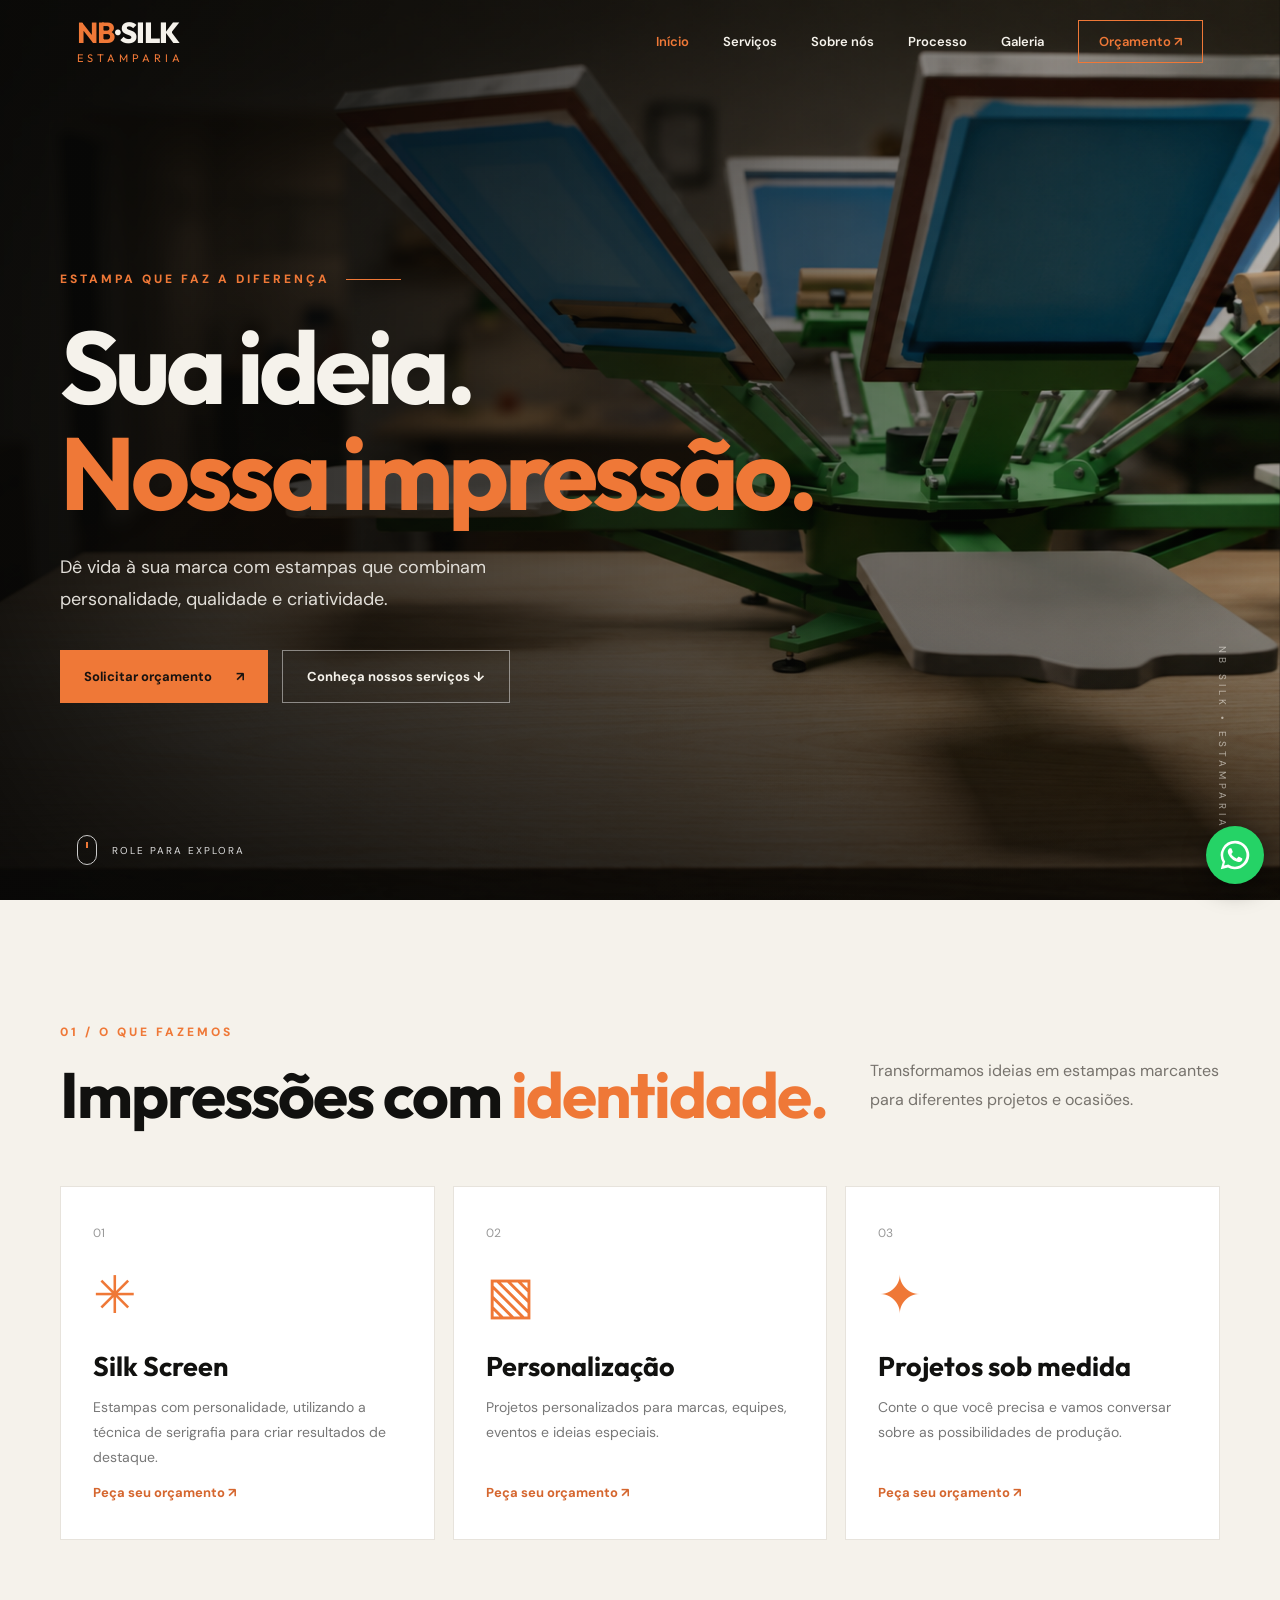
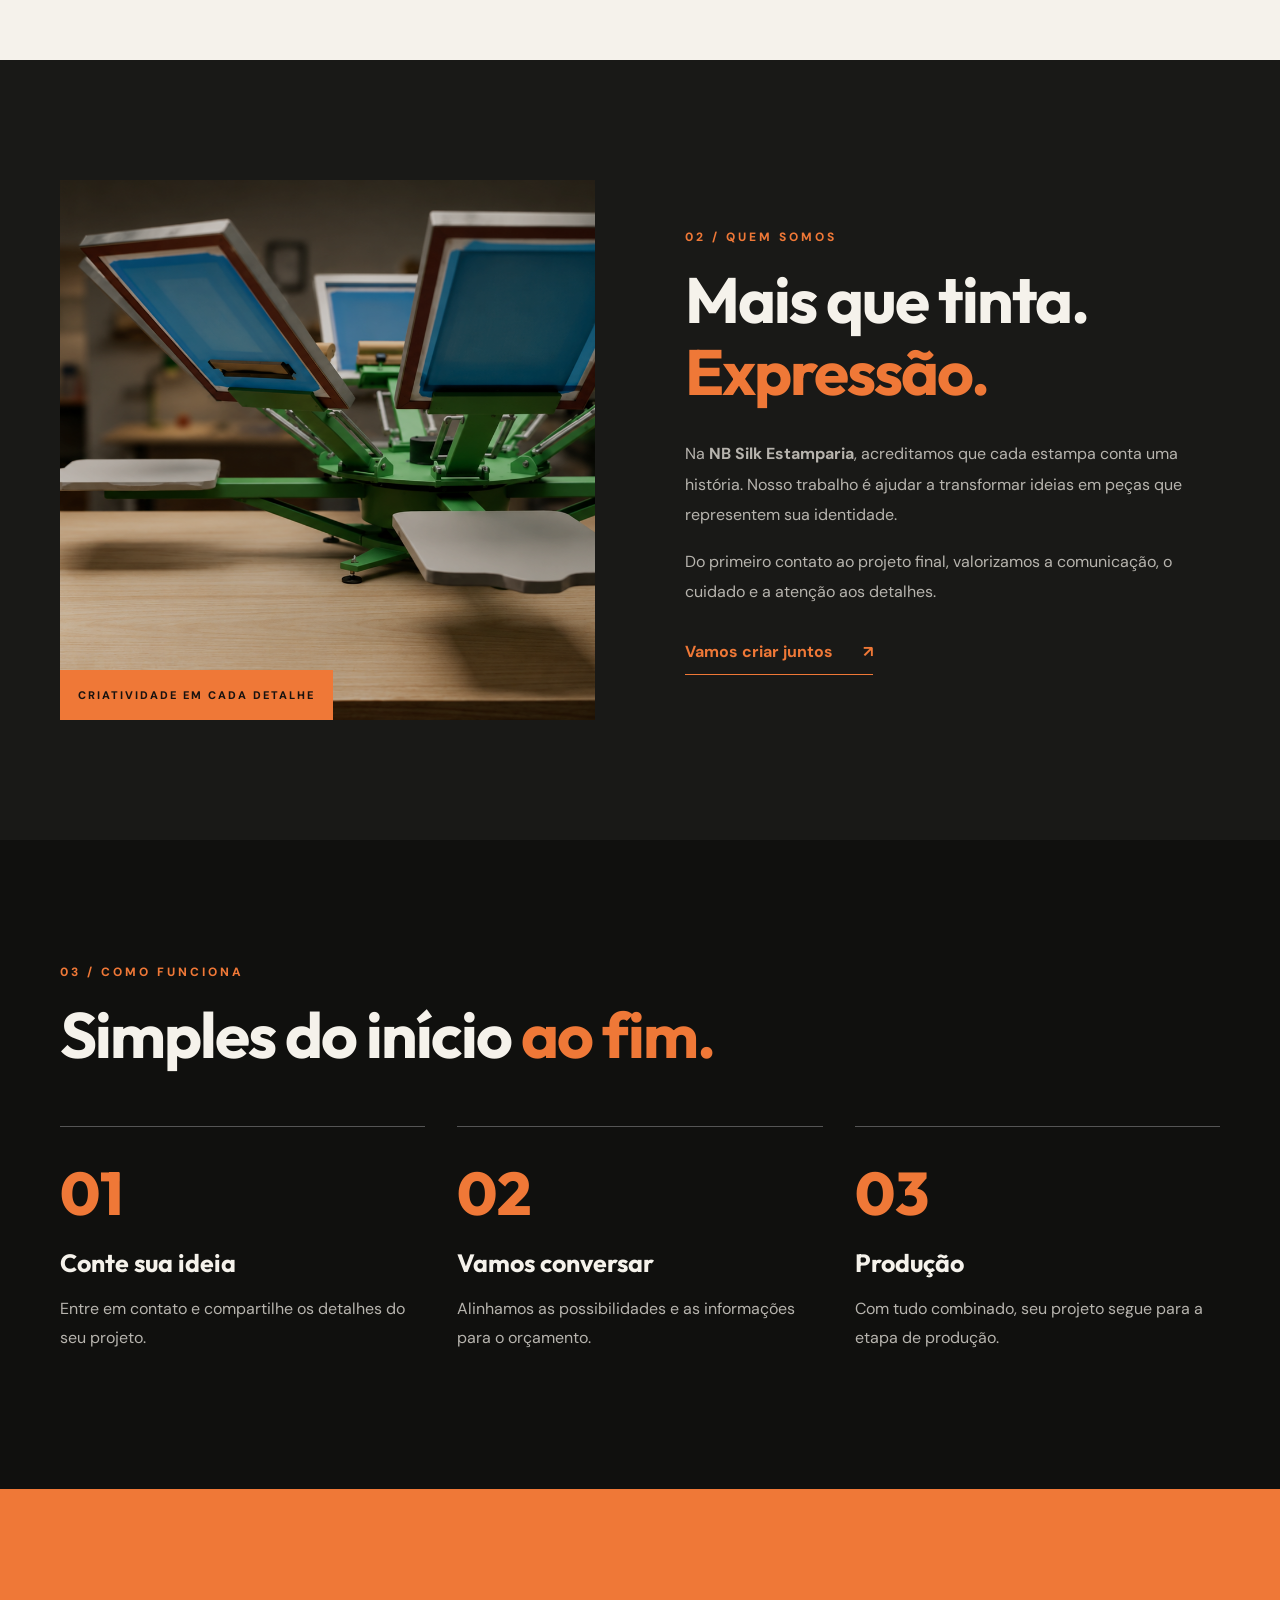
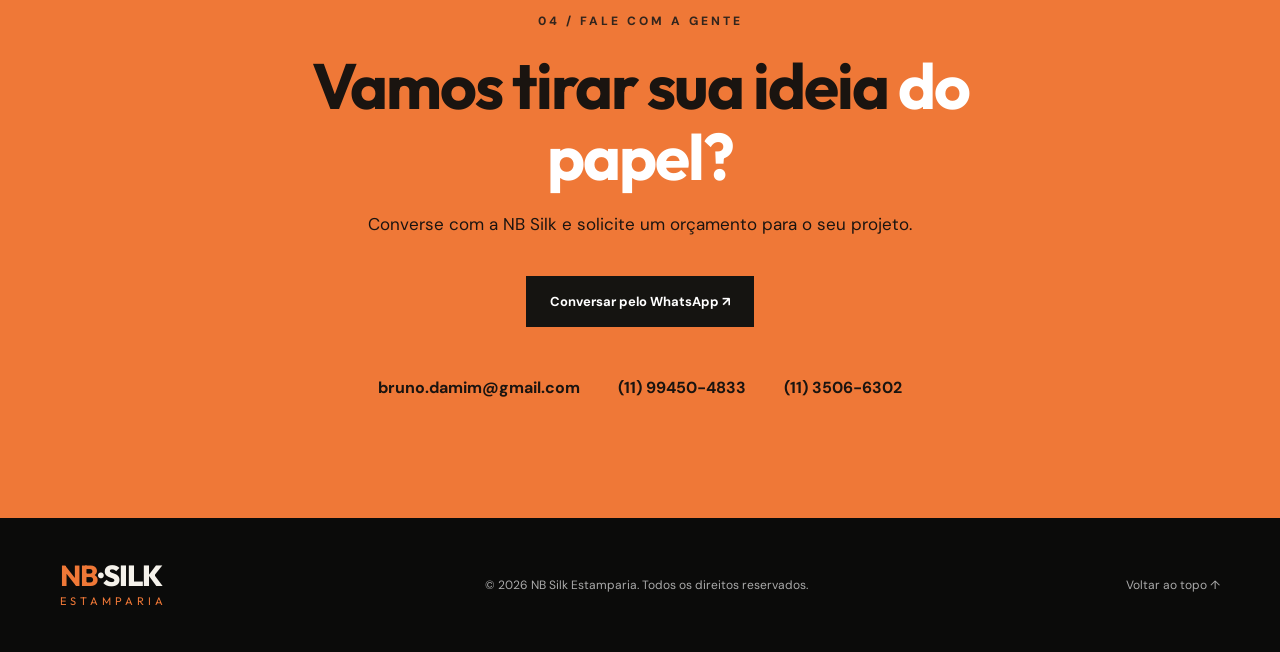
<file: index.html>
<!DOCTYPE html>
<html lang="pt-BR">

<head>
  <meta charset="UTF-8">
  <meta name="viewport" content="width=device-width, initial-scale=1.0">
  <meta name="theme-color" content="#11110f">
  <meta name="description" content="NB Silk Estamparia: personalização em silk screen. Solicite seu orçamento.">
  <title>NBSilk | Estamparia Silk Screen</title>
  <link rel="icon" href="NBsilk logo.png" type="image/x-icon">
  <link rel="preconnect" href="https://fonts.googleapis.com">
  <link rel="preconnect" href="https://fonts.gstatic.com" crossorigin>
  <link
    href="https://fonts.googleapis.com/css2?family=DM+Sans:wght@400;500;600;700&family=Outfit:wght@400;500;600;700;800;900&display=swap"
    rel="stylesheet">
  <script>
    (function (d) {
      d.documentElement.className += ' js';
      setTimeout(function () { if (!d.documentElement.getAttribute('data-ready')) { d.documentElement.className = d.documentElement.className.replace(/\bjs\b/, ''); } }, 2500);
    })(document);
  </script>
  <link rel="stylesheet" href="style.css">
  <script src="script.js" defer></script>
  <noscript>
    <style>
      .js .reveal {
        opacity: 1 !important;
        transform: none !important
      }
    </style>
  </noscript>
</head>

<body>
  <div class="progress" id="progress" aria-hidden="true"></div>
  <header class="header" id="header">
    <a href="#inicio" class="brand" aria-label="NB Silk - início"><span
        class="brand-main"><b>NB</b>·SILK</span><small>ESTAMPARIA</small></a>
    <button class="menu-toggle" id="menuToggle" aria-label="Abrir menu" aria-expanded="false"
      aria-controls="menu"><span></span><span></span><span></span></button>
    <nav id="menu" class="menu" aria-label="Menu principal"><a href="#inicio" class="active">Início</a><a
        href="#servicos">Serviços</a><a href="#sobre">Sobre nós</a><a href="#processo">Processo</a><a
        href="galeria.html" class="nav-link">Galeria</a><a href="#contato" class="nav-cta">Orçamento ↗</a></nav>
  </header>
  <main>
    <section class="hero" id="inicio">
      <div class="hero-bg"></div>
      <div class="hero-shade"></div>
      <div class="container hero-content"><span class="eyebrow reveal">ESTAMPA QUE FAZ A DIFERENÇA <span
            class="line"></span></span>
        <h1 class="reveal">Sua ideia.<br><em>Nossa impressão.</em></h1>
        <p class="reveal">Dê vida à sua marca com estampas que combinam personalidade, qualidade e criatividade.</p>
        <div class="hero-actions reveal"><a class="btn btn-primary"
            href="https://wa.me/5511994504833?text=Ol%C3%A1%21%20Gostaria%20de%20solicitar%20um%20or%C3%A7amento."
            target="_blank" rel="noopener noreferrer">Solicitar orçamento <span>↗</span></a><a class="btn btn-outline"
            href="#servicos">Conheça nossos serviços ↓</a></div>
      </div>
      <a href="#servicos" class="scroll-hint" aria-label="Rolar para serviços"><span class="mouse"></span> ROLE PARA
        EXPLORA</a><span class="hero-side">NB SILK • ESTAMPARIA</span>
    </section>
    <section class="intro section" id="servicos">
      <div class="container">
        <div class="section-heading reveal">
          <div><span class="eyebrow">01 / O QUE FAZEMOS</span>
            <h2>Impressões com <em>identidade.</em></h2>
          </div>
          <p>Transformamos ideias em estampas marcantes para diferentes projetos e ocasiões.</p>
        </div>
        <div class="service-grid">
          <article class="service-card reveal"><span class="service-index">01</span>
            <div class="service-icon">✳</div>
            <h3>Silk Screen</h3>
            <p>Estampas com personalidade, utilizando a técnica de serigrafia para criar resultados de destaque.</p><a
              href="#contato">Peça seu orçamento ↗</a>
          </article>
          <article class="service-card reveal"><span class="service-index">02</span>
            <div class="service-icon">▧</div>
            <h3>Personalização</h3>
            <p>Projetos personalizados para marcas, equipes, eventos e ideias especiais.</p><a href="#contato">Peça seu
              orçamento ↗</a>
          </article>
          <article class="service-card reveal"><span class="service-index">03</span>
            <div class="service-icon">✦</div>
            <h3>Projetos sob medida</h3>
            <p>Conte o que você precisa e vamos conversar sobre as possibilidades de produção.</p><a
              href="#contato">Peça seu orçamento ↗</a>
          </article>
        </div>
      </div>
    </section>
    <section class="about section" id="sobre">
      <div class="container about-grid">
        <div class="about-visual reveal"><img src="estamparia.png" alt="Equipamento de serigrafia da NB Silk Estamparia"
            loading="lazy"><span class="image-label">CRIATIVIDADE EM CADA DETALHE</span></div>
        <div class="about-copy reveal"><span class="eyebrow">02 / QUEM SOMOS</span>
          <h2>Mais que tinta.<br><em>Expressão.</em></h2>
          <p>Na <strong>NB Silk Estamparia</strong>, acreditamos que cada estampa conta uma história. Nosso trabalho é
            ajudar a transformar ideias em peças que representem sua identidade.</p>
          <p>Do primeiro contato ao projeto final, valorizamos a comunicação, o cuidado e a atenção aos detalhes.</p><a
            href="#contato" class="text-link">Vamos criar juntos <span>↗</span></a>
        </div>
      </div>
    </section>
    <section class="process section" id="processo">
      <div class="container">
        <div class="section-heading reveal">
          <div><span class="eyebrow">03 / COMO FUNCIONA</span>
            <h2>Simples do início <em>ao fim.</em></h2>
          </div>
        </div>
        <div class="steps">
          <div class="step reveal"><span>01</span>
            <h3>Conte sua ideia</h3>
            <p>Entre em contato e compartilhe os detalhes do seu projeto.</p>
          </div>
          <div class="step reveal"><span>02</span>
            <h3>Vamos conversar</h3>
            <p>Alinhamos as possibilidades e as informações para o orçamento.</p>
          </div>
          <div class="step reveal"><span>03</span>
            <h3>Produção</h3>
            <p>Com tudo combinado, seu projeto segue para a etapa de produção.</p>
          </div>
        </div>
      </div>
    </section>
    <section class="contact section" id="contato">
      <div class="container contact-inner reveal"><span class="eyebrow">04 / FALE COM A GENTE</span>
        <h2>Vamos tirar sua ideia <em>do papel?</em></h2>
        <p>Converse com a NB Silk e solicite um orçamento para o seu projeto.</p><a class="btn btn-dark"
          href="https://wa.me/5511994504833?text=Ol%C3%A1%21%20Gostaria%20de%20solicitar%20um%20or%C3%A7amento."
          target="_blank" rel="noopener noreferrer">Conversar pelo WhatsApp ↗</a>
        <div class="contact-details"><a href="mailto:bruno.damim@gmail.com">bruno.damim@gmail.com</a><a
            href="tel:+5511994504833">(11) 99450-4833</a><a href="tel:+551135066302">(11) 3506-6302</a></div>
      </div>
    </section>
  </main>
  <footer class="footer">
    <div class="container footer-inner"><a href="#inicio" class="brand"><span
          class="brand-main"><b>NB</b>·SILK</span><small>ESTAMPARIA</small></a><span>© <span id="year"></span> NB Silk
        Estamparia. Todos os direitos reservados.</span><a href="#inicio">Voltar ao topo ↑</a></div>
  </footer>
  <a class="floating-whatsapp"
    href="https://wa.me/5511994504833?text=Ol%C3%A1%21%20Gostaria%20de%20um%20or%C3%A7amento." target="_blank"
    rel="noopener noreferrer" aria-label="Entrar em contato pelo WhatsApp" title="Fale conosco no WhatsApp"><svg
      viewBox="0 0 32 32" fill="currentColor" aria-hidden="true">
      <path
        d="M16 .8A15.2 15.2 0 0 0 2.9 23.7L.8 31.2l7.7-2A15.2 15.2 0 1 0 16 .8Zm0 27.6c-2.4 0-4.7-.7-6.7-2l-.5-.3-4.5 1.2 1.2-4.4-.3-.5a12.4 12.4 0 1 1 10.8 6Zm6.8-9.3c-.4-.2-2.2-1.1-2.6-1.2-.3-.1-.6-.2-.8.2-.3.4-1 1.2-1.2 1.4-.2.2-.4.3-.8.1-.4-.2-1.6-.6-3-1.9-1.1-1-1.9-2.2-2.1-2.6-.2-.4 0-.6.2-.8l.6-.7.4-.6c.1-.2 0-.5 0-.7l-1.2-2.9c-.3-.7-.6-.6-.8-.6h-.7c-.3 0-.7.1-1.1.5-.4.4-1.4 1.4-1.4 3.3s1.4 3.8 1.6 4.1c.2.2 2.7 4.2 6.6 5.8.9.4 1.6.6 2.1.7.9.3 1.7.2 2.4.2.7-.1 2.2-.9 2.5-1.8.3-.9.3-1.7.2-1.8-.1-.2-.3-.3-.7-.5Z" />
    </svg></a>
</body>

</html>
</file>
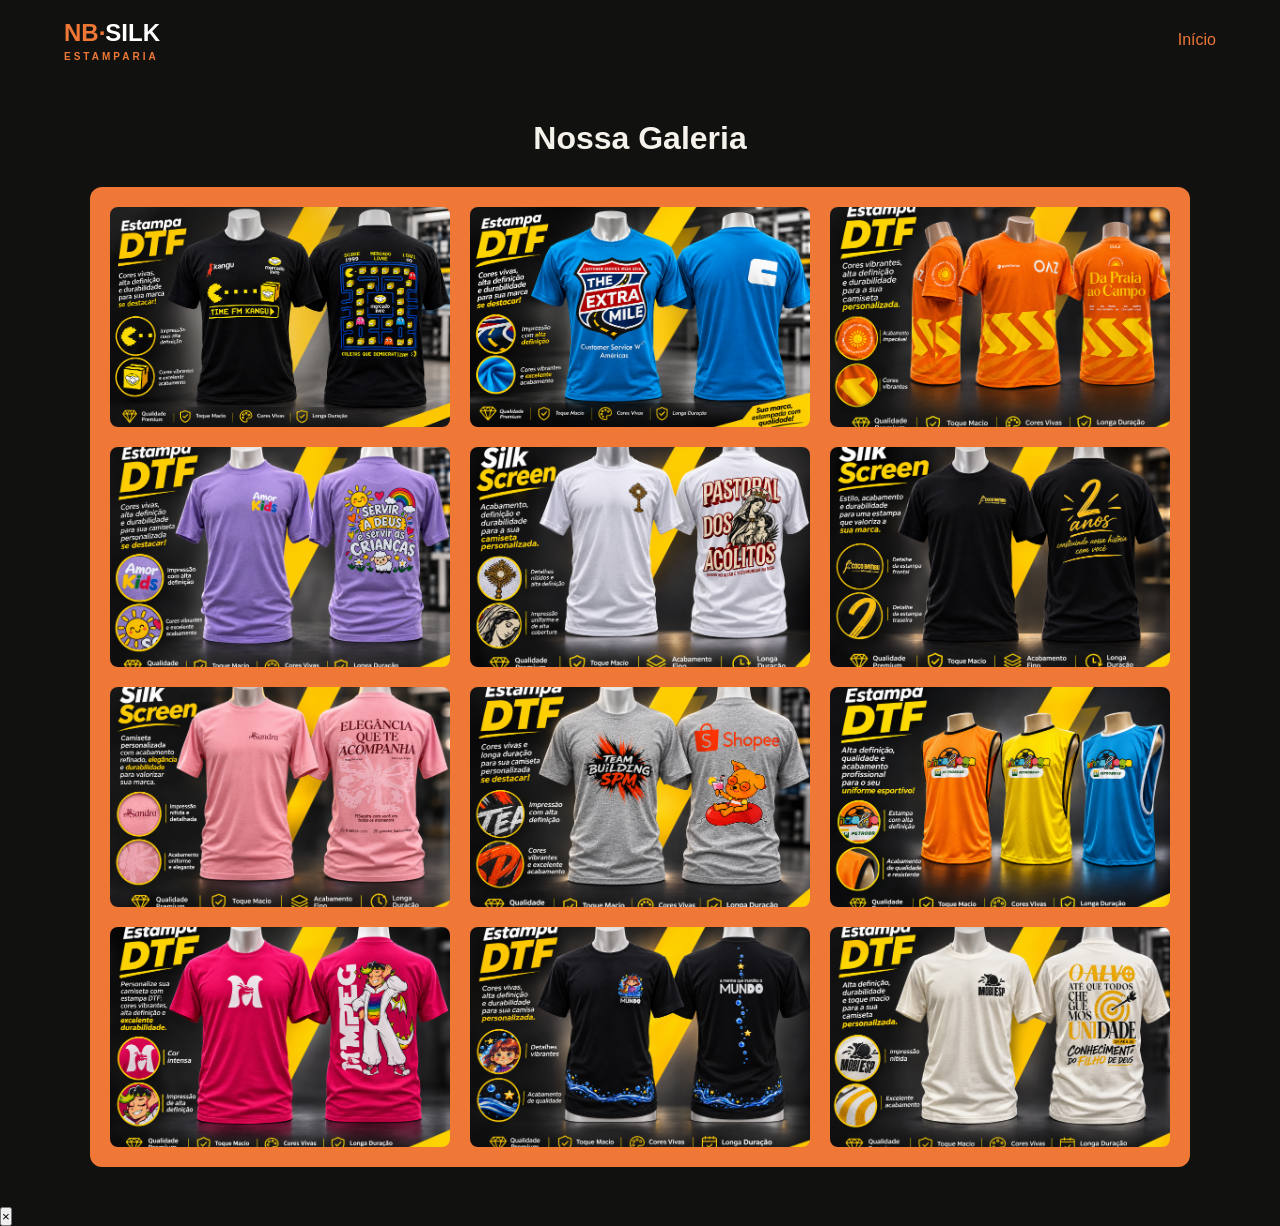
<file: galeria.html>
<!DOCTYPE html>
<html lang="pt-BR">

<head>
    <meta charset="UTF-8">
    <meta name="viewport" content="width=device-width, initial-scale=1.0">

    <title>NBsilk | Galeria</title>

    <!-- Ícone da página -->
    <link rel="icon" href="NBsilk logo.png" type="image/png">

    <!-- CSS da galeria -->
    <link rel="stylesheet" href="stylegaleria.css">
</head>

<body>

    <!-- CABEÇALHO -->
    <header class="header">

        <!-- LOGOTIPO -->
        <a href="index.html" class="brand">
            NB·<span>SILK</span>
            <small>ESTAMPARIA</small>
        </a>

        <!-- NAVEGAÇÃO -->
        <nav class="menu">
            <a href="index.html">Início</a>
        </nav>

    </header>

    <!-- CONTEÚDO PRINCIPAL -->
    <main>

        <!-- TÍTULO DA GALERIA -->
        <h1 class="titulo">Nossa Galeria</h1>

        <!-- GALERIA DE FOTOS -->
        <section class="quadrado" id="quadrado">

            <img src="imagens/Amostra_DTF3.png" alt="Estampa 1">

            <img src="imagens/Amostra_DTF4.png" alt="Estampa 2">

            <img src="imagens/imagensAmostra_DTF5.png" alt="Estampa 3">

            <img src="imagens/imagensAmostra_DTF6.png" alt="Estampa 3">

            <img src="imagens/imagensAmostra_DTF7.png" alt="Estampa 3">

            <img src="imagens/imagensAmostra_DTF8.png" alt="Estampa 3">

            <img src="imagens/imagensAmostra_DTF9.png" alt="Estampa 3">

            <img src="imagens/imagensAmostra_DTF10.png" alt="Estampa 3">

            <img src="imagens/imagensAmostra_DTF11.png" alt="Estampa 3">

            <img src="imagens/imagensAmostra_DTF12.png" alt="Estampa 3">

            <img src="imagens/imagensAmostra_DTF13.png" alt="Estampa 3">

            <img src="imagens/imagensAmostra_DTF14.png" alt="Estampa 3">

        </section>

    </main>
    
<div id="lightbox">
    <button id="fechar">&times;</button>
    <img id="imagem-expandida" alt="">
</div>

<script src="scriptgaleria.js"></script>

<!-- JavaScript da galeria -->
<script src="scriptgaleria.js"></script>

</body>

</html>
</file>
<file: style.css>
:root {
  --orange: #ef7837;
  --dark: #11110f;
  --cream: #f5f2eb;
  --muted: #b7b4ae
}

* {
  box-sizing: border-box
}

html {
  scroll-behavior: smooth;
  scroll-padding-top: 80px
}

body {
  margin: 0;
  background: var(--dark);
  color: var(--cream);
  font-family: 'DM Sans', 'Segoe UI', Roboto, Arial, Helvetica, sans-serif
}

a {
  color: inherit;
  text-decoration: none
}

button {
  font: inherit
}

img {
  max-width: 100%;
  display: block
}

.container {
  width: min(1160px, 88%);
  margin: auto
}

.progress {
  height: 3px;
  position: fixed;
  top: 0;
  left: 0;
  z-index: 200;
  width: 0;
  background: var(--orange)
}

.header {
  height: 84px;
  padding: 0 6%;
  display: flex;
  align-items: center;
  justify-content: space-between;
  position: fixed;
  top: 0;
  left: 0;
  width: 100%;
  z-index: 100;
  transition: background .3s, height .3s, border-color .3s;
  border-bottom: 1px solid transparent
}

.header.scrolled {
  height: 72px;
  background: rgba(17, 17, 15, .94);
  backdrop-filter: blur(16px);
  border-color: #ffffff1b
}

.brand {
  display: flex;
  flex-direction: column;
  line-height: .9;
  font-family: Outfit, 'Trebuchet MS', 'Segoe UI', Arial, sans-serif;
  letter-spacing: -1px
}

.brand-main {
  font-size: 29px;
  font-weight: 800
}

.brand-main b {
  color: var(--orange)
}

.brand small {
  font-size: 11px;
  letter-spacing: 4px;
  color: var(--orange);
  margin-top: 8px
}

.menu {
  display: flex;
  align-items: center;
  gap: 34px
}

.menu a {
  font-size: 13px;
  font-weight: 600;
  transition: color .2s
}

.menu a:hover,
.menu a.active {
  color: var(--orange)
}

.menu .nav-cta {
  border: 1px solid var(--orange);
  padding: 12px 20px;
  color: var(--orange)
}

.menu-toggle {
  display: none;
  background: none;
  border: 0;
  cursor: pointer;
  padding: 10px
}

.menu-toggle span {
  display: block;
  width: 25px;
  height: 2px;
  background: white;
  margin: 5px 0
}

.hero {
  height: 100svh;
  min-height: 650px;
  position: relative;
  display: flex;
  align-items: center;
  overflow: hidden
}

.hero-bg {
  position: absolute;
  inset: 0;
  background: url('estamparia.png') center center/cover no-repeat;
  transform: scale(1.07);
  animation: zoom 15s ease-out forwards
}

.hero-shade {
  position: absolute;
  inset: 0;
  background: linear-gradient(90deg, rgba(8, 8, 7, .93), rgba(8, 8, 7, .66) 48%, rgba(8, 8, 7, .28)), linear-gradient(0deg, rgba(8, 8, 7, .65), transparent 35%)
}

.hero-content {
  position: relative;
  z-index: 1;
  padding-top: 70px
}

.eyebrow {
  color: var(--orange);
  font-size: 12px;
  letter-spacing: 3px;
  font-weight: 800;
  display: inline-flex;
  align-items: center;
  gap: 16px
}

.line {
  width: 55px;
  height: 1px;
  background: var(--orange)
}

h1,
h2,
h3,
p {
  margin-top: 0
}

h1,
h2,
h3 {
  font-family: Outfit, 'Trebuchet MS', 'Segoe UI', Arial, sans-serif
}

h1 {
  font-size: clamp(55px, 8vw, 115px);
  line-height: 1.03;
  letter-spacing: -5px;
  margin: 26px 0
}

h1 em,
h2 em {
  font-style: normal;
  color: var(--orange)
}

.hero-content p {
  max-width: 520px;
  color: #e1ded8;
  font-size: 18px;
  line-height: 1.8
}

.hero-actions {
  display: flex;
  flex-wrap: wrap;
  gap: 14px;
  margin-top: 34px
}

.btn {
  display: inline-flex;
  align-items: center;
  justify-content: center;
  gap: 24px;
  padding: 17px 24px;
  font-weight: 700;
  font-size: 13px;
  transition: transform .25s, background .25s
}

.btn:hover {
  transform: translateY(-4px)
}

.btn-primary {
  background: var(--orange);
  color: #18120f
}

.btn-primary:hover {
  background: #ff965b
}

.btn-outline {
  border: 1px solid #ffffff75
}

.btn-outline:hover {
  background: #ffffff20
}

.scroll-hint {
  position: absolute;
  z-index: 2;
  bottom: 35px;
  left: 6%;
  font-size: 10px;
  letter-spacing: 2px;
  display: flex;
  align-items: center;
  gap: 15px;
  color: #ddd
}

.mouse {
  width: 20px;
  height: 30px;
  border: 1px solid #ccc;
  border-radius: 12px;
  position: relative
}

.mouse:before {
  content: '';
  position: absolute;
  top: 6px;
  left: 8px;
  width: 2px;
  height: 6px;
  background: var(--orange);
  animation: wheel 1.5s infinite
}

.hero-side {
  position: absolute;
  right: 4%;
  bottom: 70px;
  writing-mode: vertical-rl;
  letter-spacing: 4px;
  font-size: 10px;
  opacity: .6
}

.section {
  padding: 120px 0
}

.intro {
  background: var(--cream);
  color: var(--dark)
}

.section-heading {
  display: flex;
  justify-content: space-between;
  align-items: end;
  gap: 40px;
  margin-bottom: 55px
}

.section-heading h2,
.about h2,
.contact h2 {
  font-size: clamp(40px, 5vw, 72px);
  letter-spacing: -2px;
  line-height: 1.12;
  margin: 18px 0 0
}

.section-heading>p {
  max-width: 350px;
  color: #77736d;
  line-height: 1.8
}

.service-grid {
  display: grid;
  grid-template-columns: repeat(3, 1fr);
  gap: 18px
}

.service-card {
  padding: 38px 32px;
  min-height: 330px;
  background: white;
  border: 1px solid #e7e3dc;
  display: flex;
  flex-direction: column;
  transition: transform .3s, box-shadow .3s
}

.service-card:hover {
  transform: translateY(-10px);
  box-shadow: 0 18px 40px #00000012
}

.service-index {
  font-size: 12px;
  color: #999
}

.service-icon {
  font-size: 52px;
  color: var(--orange);
  margin: 20px 0
}

.service-card h3 {
  font-size: 27px;
  margin-bottom: 12px
}

.service-card p {
  font-size: 14px;
  color: #777;
  line-height: 1.8
}

.service-card a {
  font-size: 13px;
  color: #d5662e;
  font-weight: 700;
  margin-top: auto
}

.about {
  background: #191917
}

.about-grid {
  display: grid;
  grid-template-columns: 1fr 1fr;
  gap: 90px;
  align-items: center
}

.about-visual {
  height: 540px;
  position: relative;
  overflow: hidden
}

.about-visual img {
  height: 100%;
  width: 100%;
  object-fit: cover;
  object-position: 65% center;
  filter: brightness(.8);
  transition: transform .7s
}

.about-visual:hover img {
  transform: scale(1.05)
}

.image-label {
  position: absolute;
  bottom: 0;
  left: 0;
  background: var(--orange);
  color: #18120f;
  padding: 18px;
  font-size: 11px;
  letter-spacing: 2px;
  font-weight: 800
}

.about-copy p {
  color: var(--muted);
  line-height: 1.9;
  font-size: 16px
}

.about-copy h2 {
  margin-bottom: 32px
}

.text-link {
  display: inline-flex;
  gap: 30px;
  color: var(--orange);
  font-weight: 700;
  border-bottom: 1px solid var(--orange);
  padding-bottom: 12px;
  margin-top: 18px
}

.process {
  background: #10100e
}

.steps {
  display: grid;
  grid-template-columns: repeat(3, 1fr);
  gap: 32px
}

.step {
  border-top: 1px solid #555;
  padding-top: 28px
}

.step>span {
  font-family: Outfit, 'Trebuchet MS', 'Segoe UI', Arial, sans-serif;
  font-size: 60px;
  color: var(--orange);
  font-weight: 800
}

.step h3 {
  font-size: 25px;
  margin: 16px 0
}

.step p {
  color: var(--muted);
  line-height: 1.8
}

.contact {
  background: var(--orange);
  color: #1a1410;
  text-align: center
}

.contact .eyebrow {
  color: #33251d
}

.contact h2 {
  max-width: 850px;
  margin: 20px auto
}

.contact h2 em {
  color: white
}

.contact p {
  font-size: 17px
}

.btn-dark {
  background: #151411;
  color: white;
  margin: 24px auto 50px
}

.btn-dark:hover {
  background: #34302b
}

.contact-details {
  display: flex;
  flex-wrap: wrap;
  justify-content: center;
  gap: 18px 38px;
  font-weight: 700
}

.contact-details a:hover {
  text-decoration: underline
}

.footer {
  padding: 45px 0;
  background: #0b0b0a
}

.footer-inner {
  display: flex;
  justify-content: space-between;
  align-items: center;
  gap: 30px
}

.footer-inner>span,
.footer-inner>a:last-child {
  font-size: 12px;
  color: #aaa
}

.floating-whatsapp {
  position: fixed;
  right: 25px;
  bottom: 25px;
  width: 58px;
  height: 58px;
  border-radius: 50%;
  display: grid;
  place-items: center;
  background: #25d366;
  color: white;
  z-index: 90;
  box-shadow: 0 6px 25px #0006;
  transition: transform .2s
}

.floating-whatsapp:hover {
  transform: scale(1.1)
}

.floating-whatsapp svg {
  width: 30px;
  height: 30px
}

.js .reveal {
  opacity: 0;
  transform: translateY(36px);
  transition: opacity .8s ease, transform .8s ease
}

.js .reveal.visible {
  opacity: 1;
  transform: translateY(0)
}

@keyframes zoom {
  to {
    transform: scale(1)
  }
}

@keyframes wheel {
  to {
    transform: translateY(9px);
    opacity: 0
  }
}

@media(max-width:800px) {
  .header {
    height: 72px
  }

  .menu-toggle {
    display: block;
    z-index: 2
  }

  .menu {
    position: absolute;
    top: 72px;
    left: 0;
    right: 0;
    background: #151513;
    display: none;
    flex-direction: column;
    align-items: stretch;
    padding: 22px 6%;
    gap: 0;
    border-bottom: 1px solid #444
  }

  .menu.open {
    display: flex
  }

  .menu a {
    padding: 15px 0
  }

  .menu .nav-cta {
    text-align: center;
    margin-top: 10px
  }

  .hero {
    min-height: 620px
  }

  .hero-bg {
    background-position: 58% center
  }

  h1 {
    letter-spacing: -2px
  }

  .section {
    padding: 85px 0
  }

  .section-heading {
    display: block
  }

  .section-heading>p {
    margin-top: 22px
  }

  .service-grid,
  .steps {
    grid-template-columns: 1fr
  }

  .service-card {
    min-height: 280px
  }

  .about-grid {
    grid-template-columns: 1fr;
    gap: 40px
  }

  .about-visual {
    height: 350px
  }

  .footer-inner {
    flex-direction: column;
    text-align: center
  }

  .hero-side {
    display: none
  }
}

@media(max-width:480px) {
  .hero-content p {
    font-size: 15px
  }

  .hero-actions {
    align-items: stretch;
    flex-direction: column;
    max-width: 300px
  }

  .hero-actions .btn {
    justify-content: space-between
  }

  .scroll-hint {
    bottom: 22px
  }

  .contact-details {
    flex-direction: column
  }

  .brand-main {
    font-size: 25px
  }
}

@media(prefers-reduced-motion:reduce) {
  html {
    scroll-behavior: auto
  }

  *,
  *:before,
  *:after {
    animation-duration: .01ms !important;
    transition-duration: .01ms !important
  }

  .js .reveal {
    opacity: 1;
    transform: none
  }
}

/* Responsividade aprimorada para celulares, tablets e navegadores variados */
html {
  -webkit-text-size-adjust: 100%;
  text-size-adjust: 100%;
}

body {
  min-width: 280px;
  overflow-x: hidden;
}

button,
a {
  -webkit-tap-highlight-color: transparent;
}

button:focus-visible,
a:focus-visible {
  outline: 3px solid var(--orange);
  outline-offset: 4px;
}

.header.scrolled {
  backdrop-filter: blur(16px);
  -webkit-backdrop-filter: blur(16px);
}

.container {
  width: min(1160px, calc(100% - 40px));
}

.hero {
  min-height: min(650px, 100svh);
  min-height: min(650px, 100vh);
  min-height: min(650px, 100svh);
}

.hero-content {
  min-width: 0;
}

h1 {
  overflow-wrap: break-word;
  font-size: clamp(2.7rem, 8vw, 7.2rem);
  letter-spacing: -.045em;
}

.section-heading h2,
.about h2,
.contact h2 {
  overflow-wrap: break-word;
}

.contact-details a {
  overflow-wrap: anywhere;
}

@media (max-width:1024px) {
  .menu {
    gap: 18px;
  }

  .about-grid {
    gap: 42px;
  }

  .service-card {
    padding: 28px 24px;
  }
}

@media (max-width:800px) {

  .header,
  .header.scrolled {
    height: 72px;
  }

  .menu {
    top: 72px;
    max-height: calc(100dvh - 72px);
    overflow-y: auto;
  }

  .hero {
    height: auto;
    min-height: 100vh;
    min-height: 100svh;
    padding: 110px 0 100px;
  }

  .hero-content {
    padding-top: 0;
  }

  .hero-shade {
    background: linear-gradient(90deg, rgba(8, 8, 7, .92), rgba(8, 8, 7, .55)), linear-gradient(0deg, rgba(8, 8, 7, .5), transparent);
  }

  .section-heading h2,
  .about h2,
  .contact h2 {
    font-size: clamp(2.2rem, 7vw, 4.5rem);
  }
}

@media (max-width:480px) {
  .container {
    width: calc(100% - 32px);
  }

  .header {
    padding-inline: 16px;
  }

  .hero {
    padding-top: 105px;
    padding-bottom: 85px;
  }

  h1 {
    font-size: clamp(2.6rem, 12vw, 4.2rem);
  }

  .hero-content p {
    line-height: 1.6;
  }

  .eyebrow {
    letter-spacing: 1.5px;
    font-size: 10px;
  }

  .line {
    width: 28px;
  }

  .section {
    padding: 68px 0;
  }

  .service-card {
    min-height: 0;
    padding: 26px 22px;
  }

  .about-visual {
    height: 280px;
  }

  .contact-details {
    gap: 16px;
  }

  .floating-whatsapp {
    right: 16px;
    bottom: 16px;
    width: 52px;
    height: 52px;
  }

  .scroll-hint {
    left: 16px;
  }
}

@media (max-width:350px) {
  .brand-main {
    font-size: 21px;
  }

  .brand small {
    font-size: 9px;
    letter-spacing: 3px;
  }

  .btn {
    padding: 14px 16px;
    gap: 12px;
  }

  .hero-actions {
    max-width: 100%;
  }
}

@media (hover:none) {

  .service-card:hover,
  .btn:hover,
  .floating-whatsapp:hover {
    transform: none;
  }
}

@media (prefers-reduced-motion:reduce) {
  .hero-bg {
    animation: none;
    transform: none;
  }
}


/* ===== Compatibilidade: navegadores e aparelhos antigos ===== */
/* largura do container sem min()/calc() */
.container {
  width: 90%;
  max-width: 1160px;
}

@supports (width:min(1px, 2px)) {
  .container {
    width: min(1160px, calc(100% - 40px));
  }
}

@media (max-width:480px) {
  .container {
    width: calc(100% - 32px);
    max-width: none;
  }
}

/* inset:0 não existe no Safari < 14.1 / Android antigo */
.hero-bg,
.hero-shade {
  top: 0;
  right: 0;
  bottom: 0;
  left: 0;
}

/* altura do hero: 100vh como base, 100svh/dvh só onde há suporte */
.hero {
  height: 100vh;
}

@supports (height:100svh) {
  .hero {
    height: 100svh;
  }
}

@media (max-width:800px) {
  .hero {
    height: auto;
    min-height: 100vh;
  }

  @supports (height:100svh) {
    .hero {
      min-height: 100svh;
    }
  }

  .menu {
    max-height: 80vh;
  }

  @supports (height:100dvh) {
    .menu {
      max-height: calc(100dvh - 72px);
    }
  }
}

/* títulos: fonte base sem clamp() */
h1 {
  font-size: 48px;
}

@supports (font-size:clamp(1px, 2vw, 3px)) {
  h1 {
    font-size: clamp(2.7rem, 8vw, 7.2rem);
  }
}

@media (max-width:480px) {
  h1 {
    font-size: 42px;
  }

  @supports (font-size:clamp(1px, 2vw, 3px)) {
    h1 {
      font-size: clamp(2.6rem, 12vw, 4.2rem);
    }
  }
}

.section-heading h2,
.about h2,
.contact h2 {
  font-size: 40px;
}

@supports (font-size:clamp(1px, 2vw, 3px)) {

  .section-heading h2,
  .about h2,
  .contact h2 {
    font-size: clamp(2.2rem, 5vw, 4.5rem);
  }
}

/* grid: fallback em flex para navegadores muito antigos */
@supports not (display:grid) {

  .service-grid,
  .steps {
    display: flex;
    flex-wrap: wrap;
  }

  .service-card,
  .step {
    flex: 1 1 280px;
    margin: 9px;
  }

  .about-grid {
    display: flex;
    flex-wrap: wrap;
  }

  .about-grid>* {
    flex: 1 1 320px;
  }
}

.floating-whatsapp {
  display: flex;
  align-items: center;
  justify-content: center;
}

@supports (display:grid) {
  .floating-whatsapp {
    display: grid;
  }
}

/* fundo do header mesmo sem backdrop-filter */
.header.scrolled {
  background: rgba(17, 17, 15, .96);
}

/* imagem do hero: evita vazamento lateral e salto em mobile */
.hero {
  overflow: hidden;
}

img {
  height: auto;
}

.about-visual img {
  height: 100%;
}

/* menu mobile: alvo de toque confortável */
.menu-toggle {
  min-width: 44px;
  min-height: 44px;
}

.menu-toggle span {
  transition: transform .25s, opacity .25s;
}

.menu-toggle.open span:nth-child(1) {
  transform: translateY(7px) rotate(45deg);
}

.menu-toggle.open span:nth-child(2) {
  opacity: 0;
}

.menu-toggle.open span:nth-child(3) {
  transform: translateY(-7px) rotate(-45deg);
}

/* respeita a área segura (notch) em iPhones */
.header {
  padding-left: max(6%, env(safe-area-inset-left));
  padding-right: max(6%, env(safe-area-inset-right));
}

.floating-whatsapp {
  right: max(16px, env(safe-area-inset-right));
  bottom: max(16px, env(safe-area-inset-bottom));
}

@media (max-width:480px) {
  .header {
    padding-left: 16px;
    padding-right: 16px;
  }
}
</file>
<file: stylegaleria.css>
/* CORES DO SITE */
:root {
  --orange: #ef7837;
  --dark: #11110f;
  --cream: #f5f2eb;
}

/* CONFIGURAÇÕES GERAIS */
* {
  margin: 0;
  padding: 0;
  box-sizing: border-box;
}

body {
  background: var(--dark);
  color: var(--cream);
  font-family: Arial, sans-serif;
}

/* BARRA DE NAVEGAÇÃO */
.header {
  width: 100%;
  height: 80px;
  padding: 0 5%;

  display: flex;
  align-items: center;
  justify-content: space-between;

  background: var(--dark);
}

/* LOGOTIPO */
.brand {
  color: var(--orange);
  text-decoration: none;
  font-size: 24px;
  font-weight: bold;
}

/* MENU */
.menu {
  display: flex;
  gap: 20px;
}

.menu a {
  color: var(--orange);
  text-decoration: none;
}

/* CONTEÚDO PRINCIPAL */
main {
  width: 100%;
  padding: 40px 20px;
}

/* ÁREA DA GALERIA */
.quadrado {
  background: var(--orange);

  width: 90%;
  max-width: 1100px;
  min-height: 500px;

  margin: 0 auto;
  padding: 20px;
  border-radius: 12px;

  display: grid;
  grid-template-columns: repeat(3, 1fr);
  gap: 20px;
}

/* IMAGENS DA GALERIA */
.quadrado img {
  width: 100%;
  height: 220px;
  object-fit: cover;
  border-radius: 8px;
}


/* LOGOTIPO */
.brand {
  display: flex;
  flex-direction: column;
  align-items: flex-start;
}

.brand small {
  font-size: 10px;
  letter-spacing: 3px;
  margin-top: 4px;
}

/* TÍTULO DA GALERIA */
.titulo {
  text-align: center;
  color: var(--cream);
  font-size: 32px;
  margin-bottom: 30px;
}

/* IMAGENS */
.quadrado img {
  width: 100%;
  height: 220px;
  object-fit: cover;
  border-radius: 8px;
}

.quadrado img {
  width: 100%;
  height: 220px;
  object-fit: cover;
  border-radius: 8px;
  transition: transform 0.3s ease;
}

.quadrado img:hover {
  transform: scale(1.05);
}

.brand span {
  color: white;
}

.brand {
  display: block;
}

.brand span {
  color: white;
}

.brand small {
  display: block;
}


/* RESPONSIVIDADE */
@media (max-width: 768px) {
  .quadrado {
    width: 100%;
    grid-template-columns: repeat(2, 1fr);
  }

  /* Cursor de ampliação */
.quadrado img {
    cursor: zoom-in;
}

/* Janela de ampliação */
#lightbox {
    display: none;
    position: fixed;
    top: 0;
    left: 0;
    width: 100%;
    height: 100%;
    background: rgba(0, 0, 0, 0.95);
    z-index: 99999;
    justify-content: center;
    align-items: center;
}

/* Imagem ampliada */
#imagem-expandida {
    width: auto;
    height: auto;
    max-width: 90vw;
    max-height: 85vh;
    object-fit: contain;
    border-radius: 10px;
}

/* Botão de fechar */
#fechar {
    position: absolute;
    top: 20px;
    right: 30px;
    color: white;
    font-size: 45px;
    background: transparent;
    border: none;
    cursor: pointer;
    z-index: 100000;
}

  @keyframes aparecer {
    from {
      opacity: 0;
    }

    to {
      opacity: 1;
    }
  }
}

@media (max-width: 480px) {
  .quadrado {
    grid-template-columns: 1fr;
  }
}
</file>
